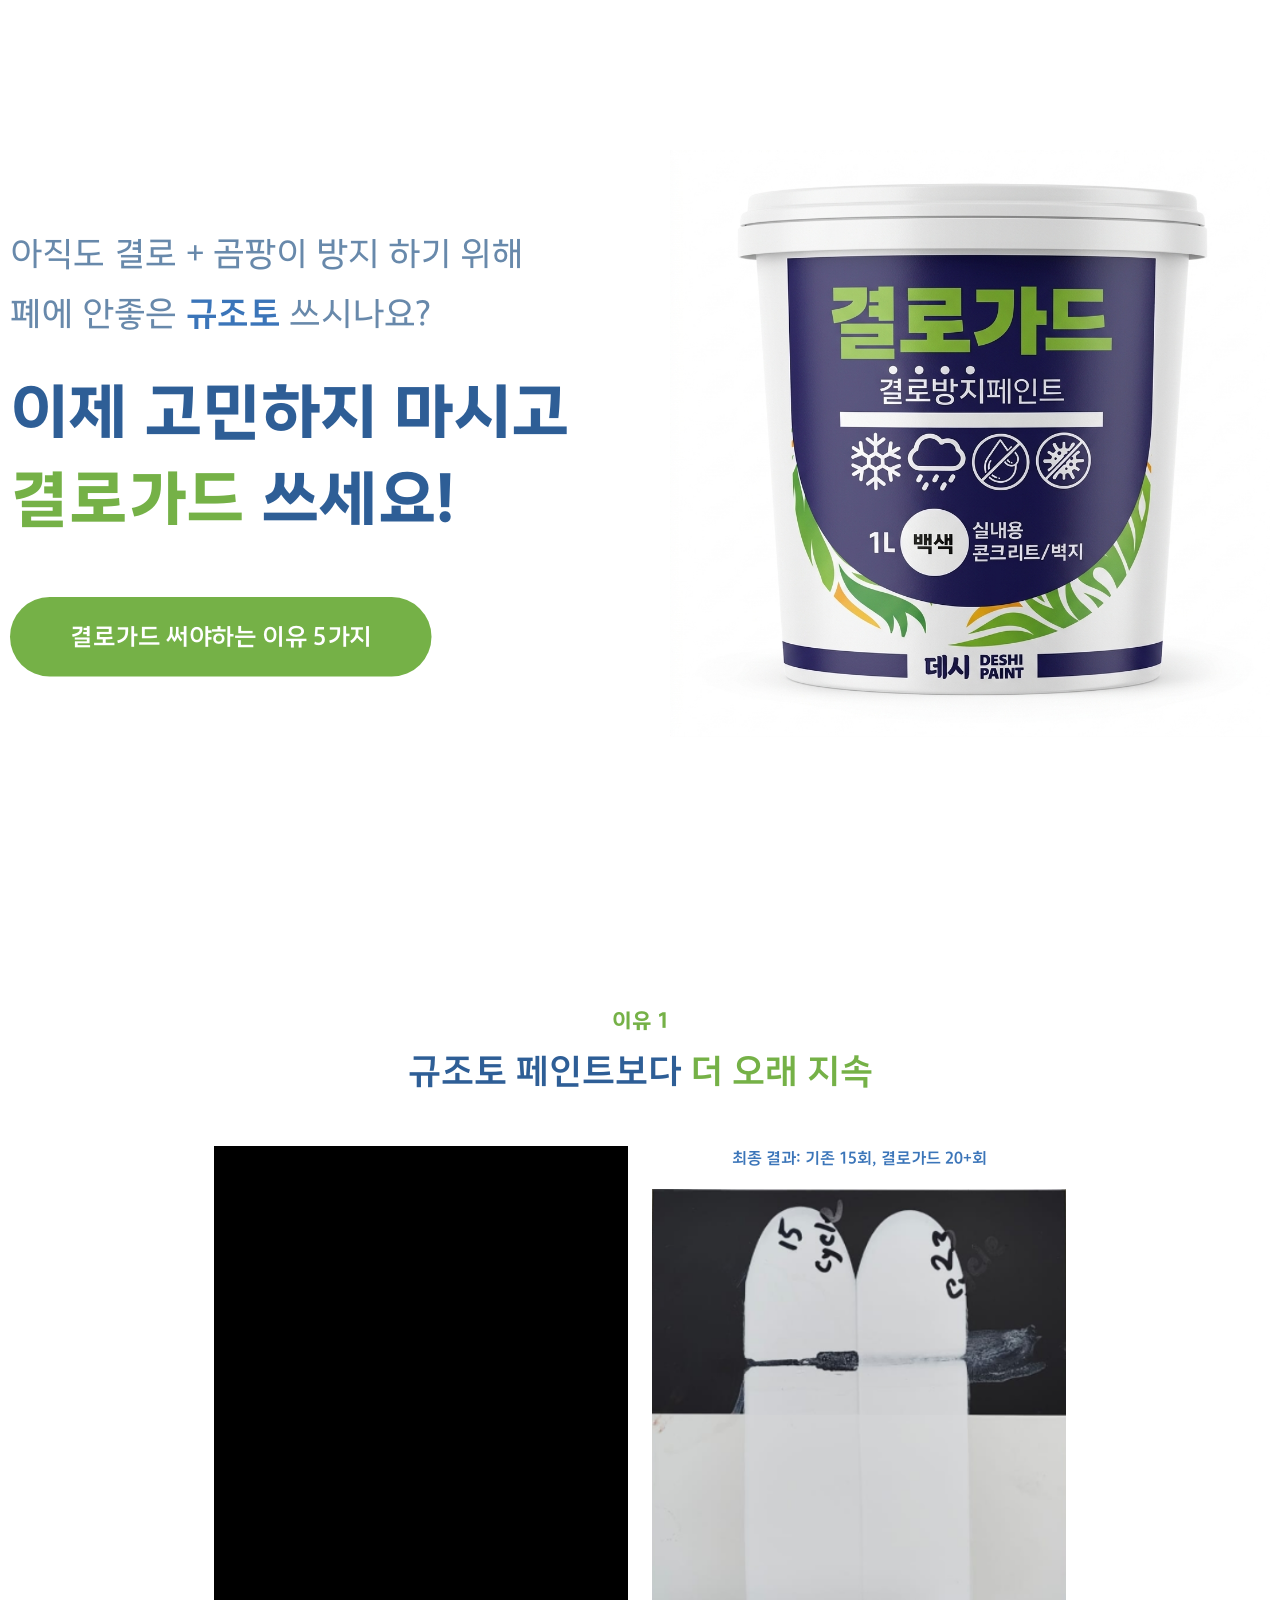
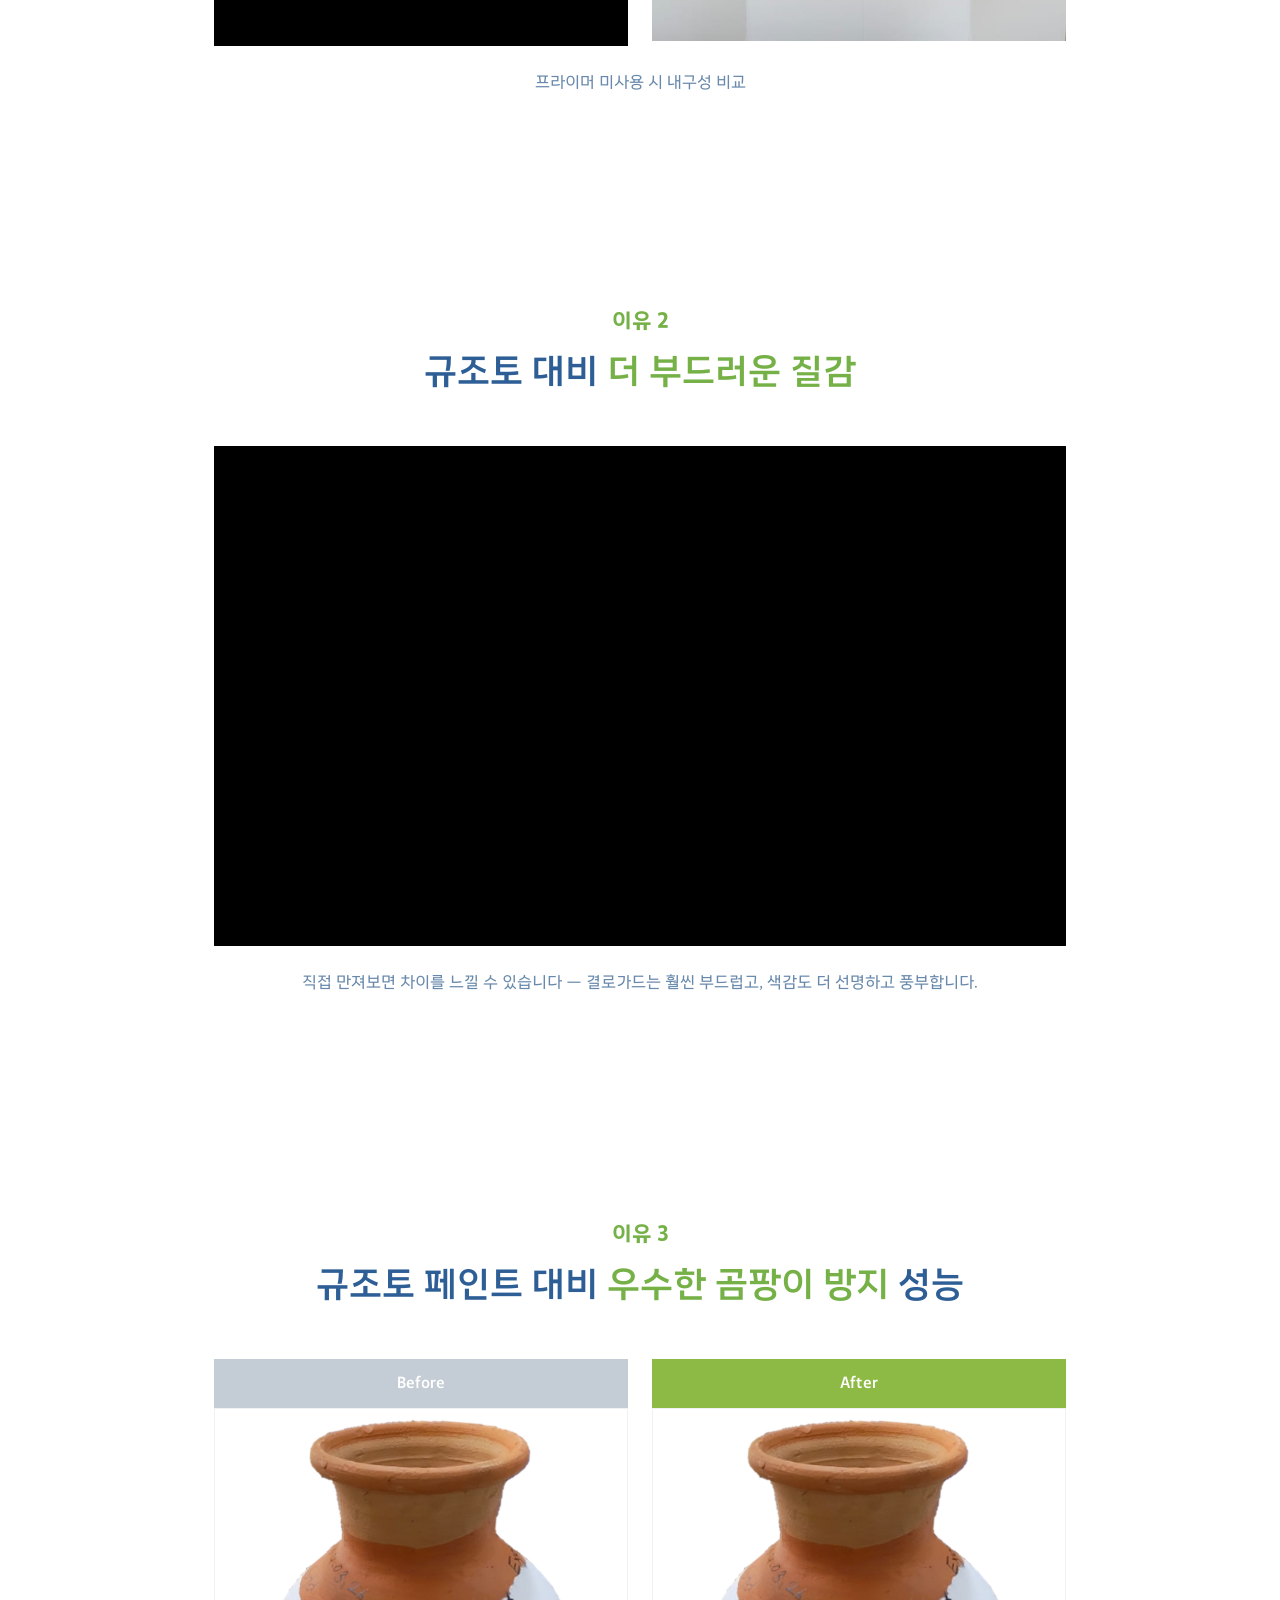
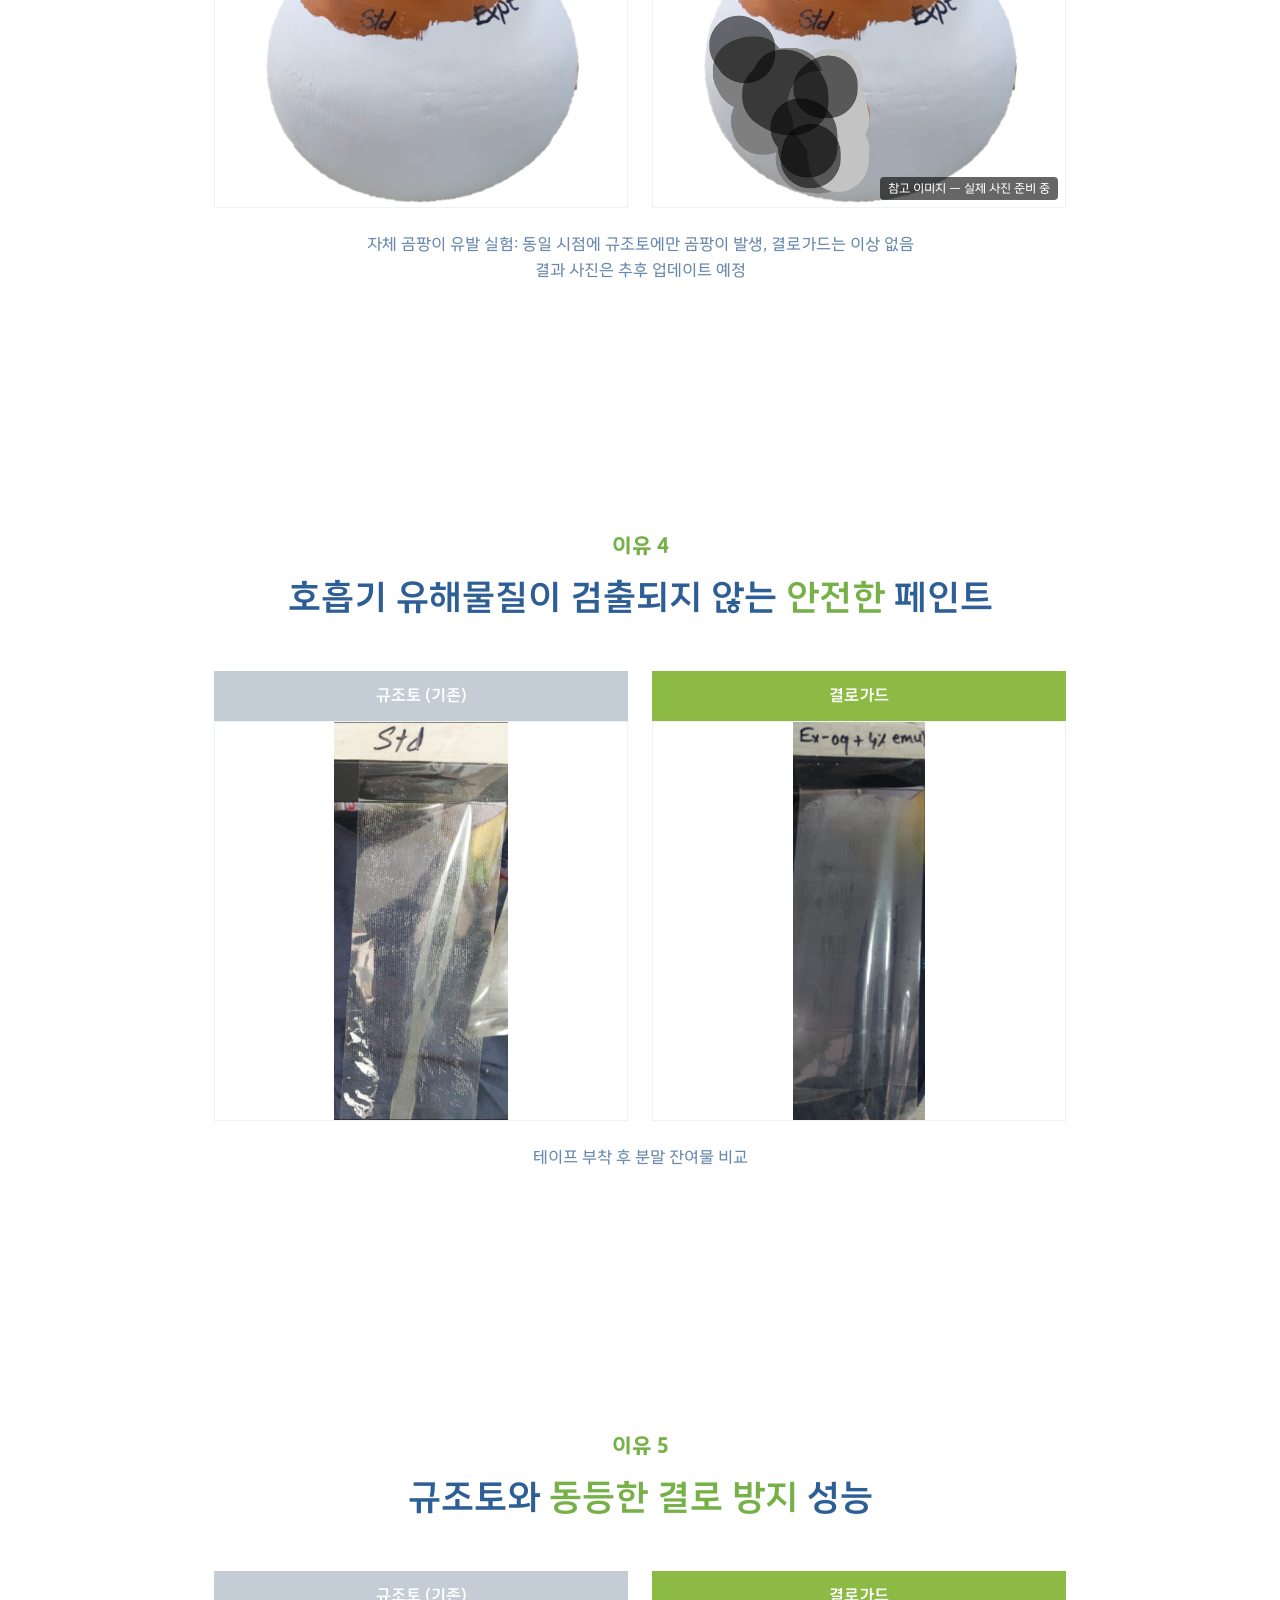
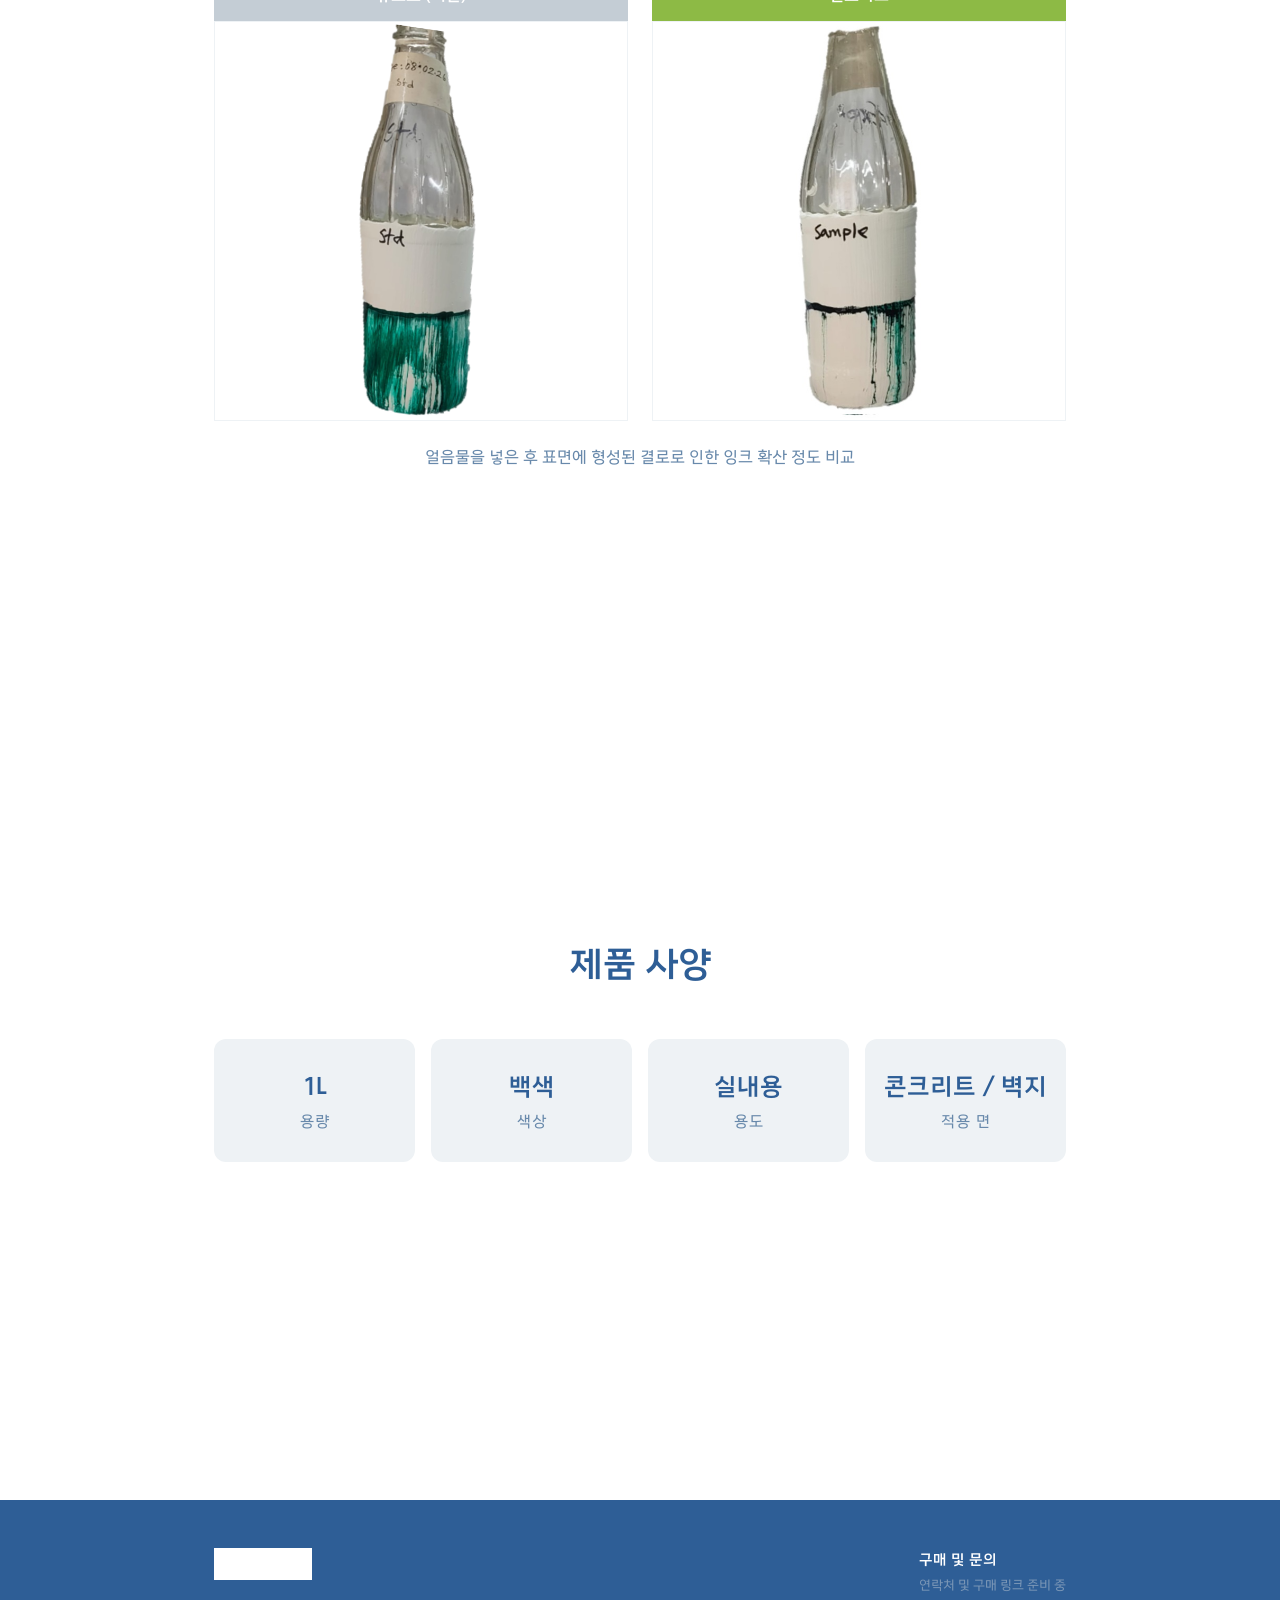
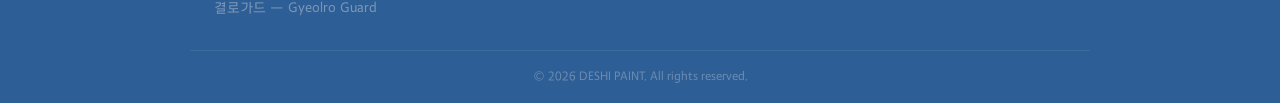
<file: index.html>
<!DOCTYPE html>
<html lang="ko">
<head>
  <meta charset="UTF-8">
  <meta name="viewport" content="width=device-width, initial-scale=1.0">
  <title>DESHI PAINT — 결로가드 Anti-Condensation Paint</title>
  <meta name="description" content="결로가드 by DESHI PAINT: 안전한 결로 및 곰팡이 방지 페인트">
  <link rel="stylesheet" href="css/style.css">
</head>
<body>

  <!-- Nav -->
  <nav class="nav">
    <div class="nav-inner">
      <a href="#hero" class="nav-brand"><img src="assets/logo.png" alt="DESHI PAINT" class="nav-logo"></a>
      <button class="nav-toggle" aria-label="Toggle menu">
        <span></span><span></span><span></span>
      </button>
      <ul class="nav-links">
        <li><a href="#condensation">결로 방지</a></li>
        <li><a href="#fungal">곰팡이 방지</a></li>
        <li><a href="#safety">안전성</a></li>
        <li><a href="#durability">내구성</a></li>
        <li><a href="#specs">제품 사양</a></li>
      </ul>
    </div>
  </nav>

  <!-- Hero -->
  <section id="hero" class="hero">
    <div class="container hero-grid">
      <div class="hero-text">
        <p class="hero-hook">아직도 결로 + 곰팡이 방지 하기 위해<br>폐에 안좋은 <strong class="text-red">규조토</strong> 쓰시나요?</p>
        <h1 class="hero-cta-text">이제 고민하지 마시고<br><span class="text-green">결로가드</span> 쓰세요!</h1>
        <a href="#durability" class="btn">결로가드 써야하는 이유 5가지</a>
      </div>
      <div class="hero-image">
        <img src="assets/can.png" alt="결로가드 제품 사진" class="hero-label">
      </div>
    </div>
  </section>

  <!-- Claim 1: Durability -->
  <section id="durability" class="claim-section">
    <div class="container">
      <p class="claim-label"><span class="claim-number">이유 1</span></p>
      <h2 class="claim-title">규조토 페인트보다 <span class="text-green">더 오래 지속</span></h2>
      <div class="evidence-side-by-side">
        <div class="evidence-left">
          <video class="evidence-video-player" autoplay loop muted playsinline>
            <source src="assets/wet-scrub-test.mp4" type="video/mp4">
          </video>
        </div>
        <div class="evidence-right">
          <p class="result-label">최종 결과: 기존 15회, 결로가드 20+회</p>
          <img src="assets/wet-scrub-result.png" alt="습식 스크럽 테스트 결과" class="result-img">
        </div>
      </div>
      <p class="claim-note">프라이머 미사용 시 내구성 비교</p>
    </div>
  </section>

  <!-- Claim 2: Smoother Texture -->
  <section id="texture" class="claim-section claim-section-alt">
    <div class="container">
      <p class="claim-label"><span class="claim-number">이유 2</span></p>
      <h2 class="claim-title">규조토 대비 <span class="text-green">더 부드러운 질감</span></h2>
      <div class="evidence-video">
        <video class="evidence-video-player" autoplay loop muted playsinline>
          <source src="assets/texture-test.mp4" type="video/mp4">
        </video>
      </div>
      <p class="claim-note">직접 만져보면 차이를 느낄 수 있습니다 — 결로가드는 훨씬 부드럽고, 색감도 더 선명하고 풍부합니다.</p>
    </div>
  </section>

  <!-- Claim 3: Anti-Fungal -->
  <section id="fungal" class="claim-section">
    <div class="container">
      <p class="claim-label"><span class="claim-number">이유 3</span></p>
      <h2 class="claim-title">규조토 페인트 대비 <span class="text-green">우수한 곰팡이 방지</span> 성능</h2>
      <div class="before-after">
        <div class="ba-side">
          <div class="comparison-tag tag-gray">Before</div>
          <img src="assets/Fungal_test_start.png" alt="곰팡이 테스트 전" class="ba-img">
        </div>
        <div class="ba-side">
          <div class="comparison-tag tag-green">After</div>
          <div class="ba-img-wrapper">
            <img src="assets/Fungal_test_end.png" alt="곰팡이 테스트 후" class="ba-img">
            <span class="reference-label">참고 이미지 — 실제 사진 준비 중</span>
          </div>
        </div>
      </div>
      <p class="claim-note">자체 곰팡이 유발 실험: 동일 시점에 규조토에만 곰팡이 발생, 결로가드는 이상 없음<br>결과 사진은 추후 업데이트 예정</p>
    </div>
  </section>

  <!-- Claim 4: Safety -->
  <section id="safety" class="claim-section claim-section-alt">
    <div class="container">
      <p class="claim-label"><span class="claim-number">이유 4</span></p>
      <h2 class="claim-title">호흡기 유해물질이 검출되지 않는 <span class="text-green">안전한</span> 페인트</h2>
      <div class="before-after">
        <div class="ba-side">
          <div class="comparison-tag tag-gray">규조토 (기존)</div>
          <img src="assets/tape-competitor.png" alt="규조토 테이프 테스트 - 분말 잔여물" class="ba-img">
        </div>
        <div class="ba-side">
          <div class="comparison-tag tag-green">결로가드</div>
          <img src="assets/tape-gyeolroguard.png" alt="결로가드 테이프 테스트 - 깨끗" class="ba-img">
        </div>
      </div>
      <p class="claim-note">테이프 부착 후 분말 잔여물 비교</p>
    </div>
  </section>

  <!-- Claim 5: Anti-Condensation -->
  <section id="condensation" class="claim-section">
    <div class="container">
      <p class="claim-label"><span class="claim-number">이유 5</span></p>
      <h2 class="claim-title">규조토와 <span class="text-green">동등한 결로 방지</span> 성능</h2>
      <div class="before-after">
        <div class="ba-side">
          <div class="comparison-tag tag-gray">규조토 (기존)</div>
          <img src="assets/condensation-competitor.png" alt="규조토 결로 테스트 결과" class="ba-img">
        </div>
        <div class="ba-side">
          <div class="comparison-tag tag-green">결로가드</div>
          <img src="assets/condensation-gyeolroguard.jpg" alt="결로가드 결로 테스트 결과" class="ba-img">
        </div>
      </div>
      <p class="claim-note">얼음물을 넣은 후 표면에 형성된 결로로 인한 잉크 확산 정도 비교</p>
    </div>
  </section>

  <!-- Specs -->
  <section id="specs" class="specs-section">
    <div class="container">
      <h2 class="claim-title" style="text-align:center;">제품 사양</h2>
      <div class="specs-grid">
        <div class="spec-card">
          <div class="spec-value">1L</div>
          <div class="spec-label">용량</div>
        </div>
        <div class="spec-card">
          <div class="spec-value">백색</div>
          <div class="spec-label">색상</div>
        </div>
        <div class="spec-card">
          <div class="spec-value">실내용</div>
          <div class="spec-label">용도</div>
        </div>
        <div class="spec-card">
          <div class="spec-value">콘크리트 / 벽지</div>
          <div class="spec-label">적용 면</div>
        </div>
      </div>
    </div>
  </section>

  <!-- Footer -->
  <footer class="footer">
    <div class="container footer-inner">
      <div>
        <img src="assets/logo.png" alt="DESHI PAINT" class="footer-logo-img">
        <p class="footer-sub">결로가드 — Gyeolro Guard</p>
      </div>
      <div>
        <p class="footer-contact">구매 및 문의</p>
        <p class="footer-placeholder">연락처 및 구매 링크 준비 중</p>
      </div>
    </div>
    <div class="footer-bottom">
      <p>&copy; 2026 DESHI PAINT. All rights reserved.</p>
    </div>
  </footer>

  <script src="js/main.js"></script>
</body>
</html>
</file>
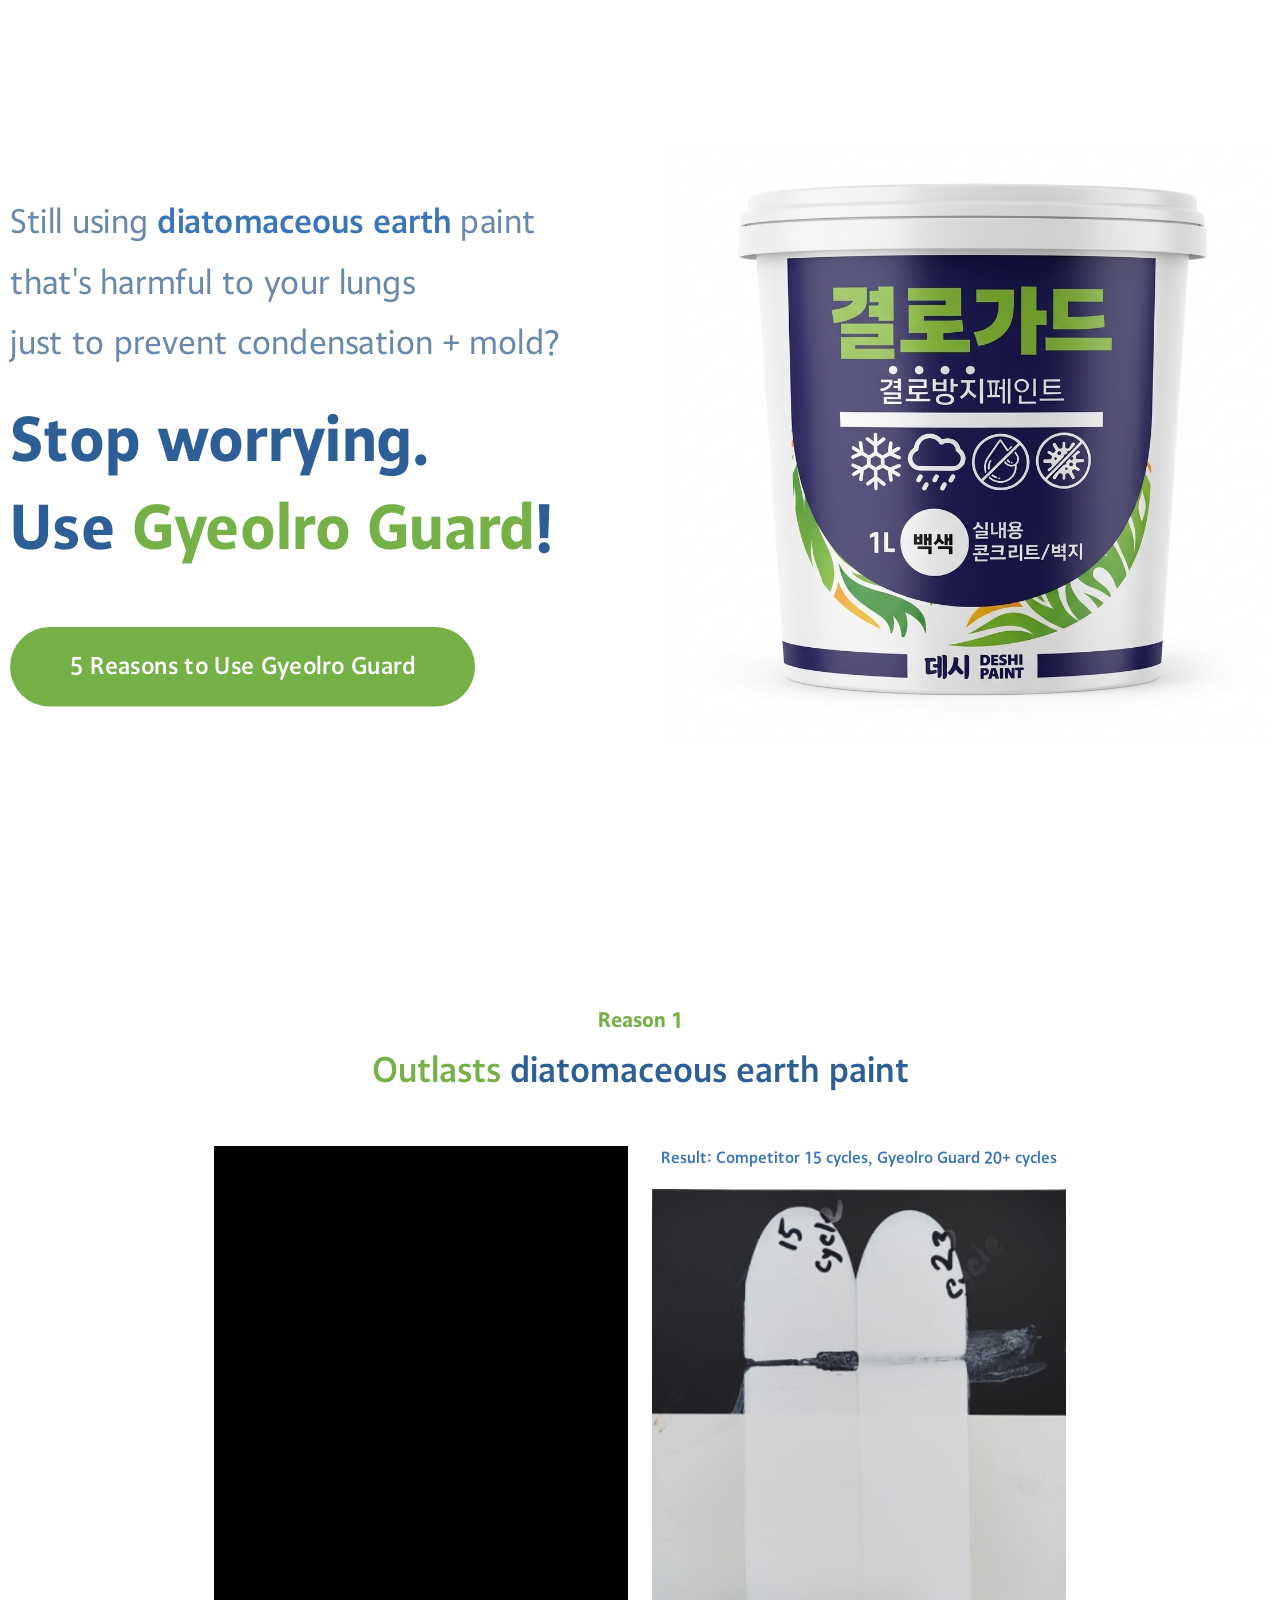
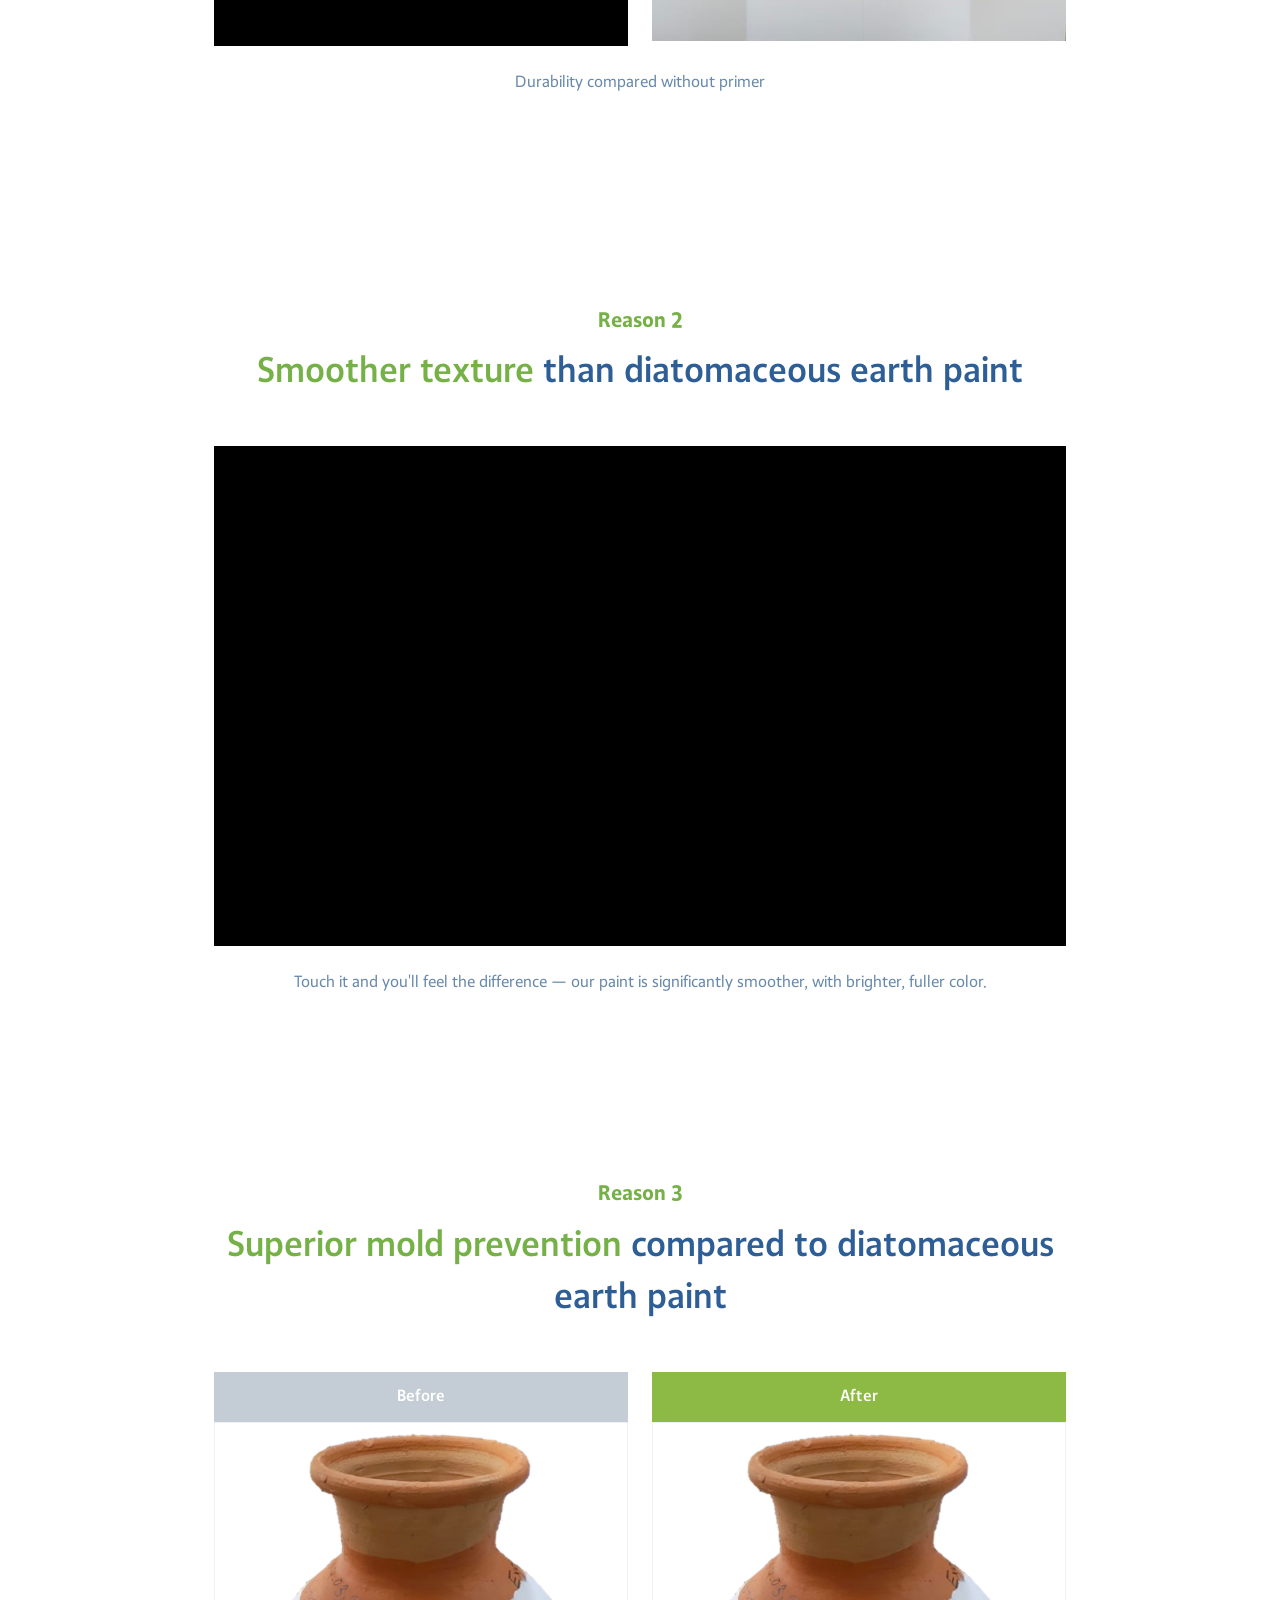
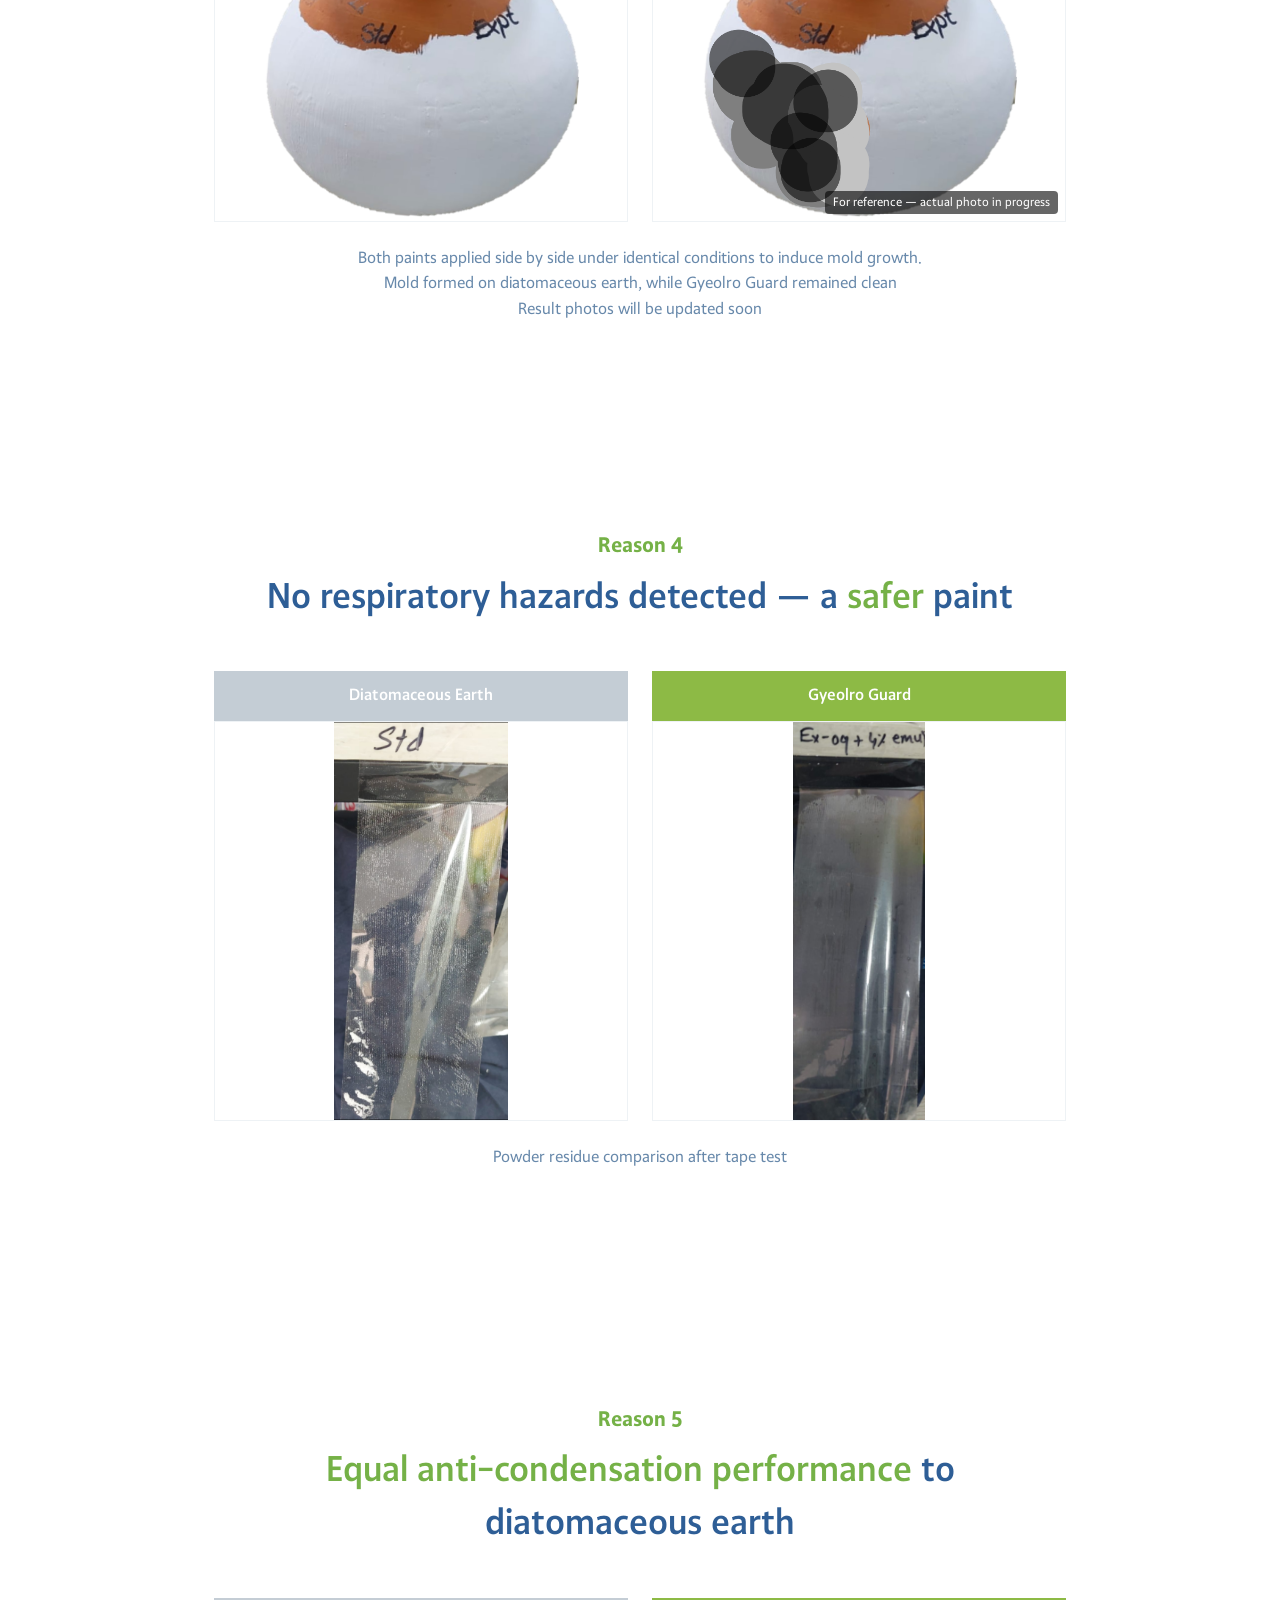
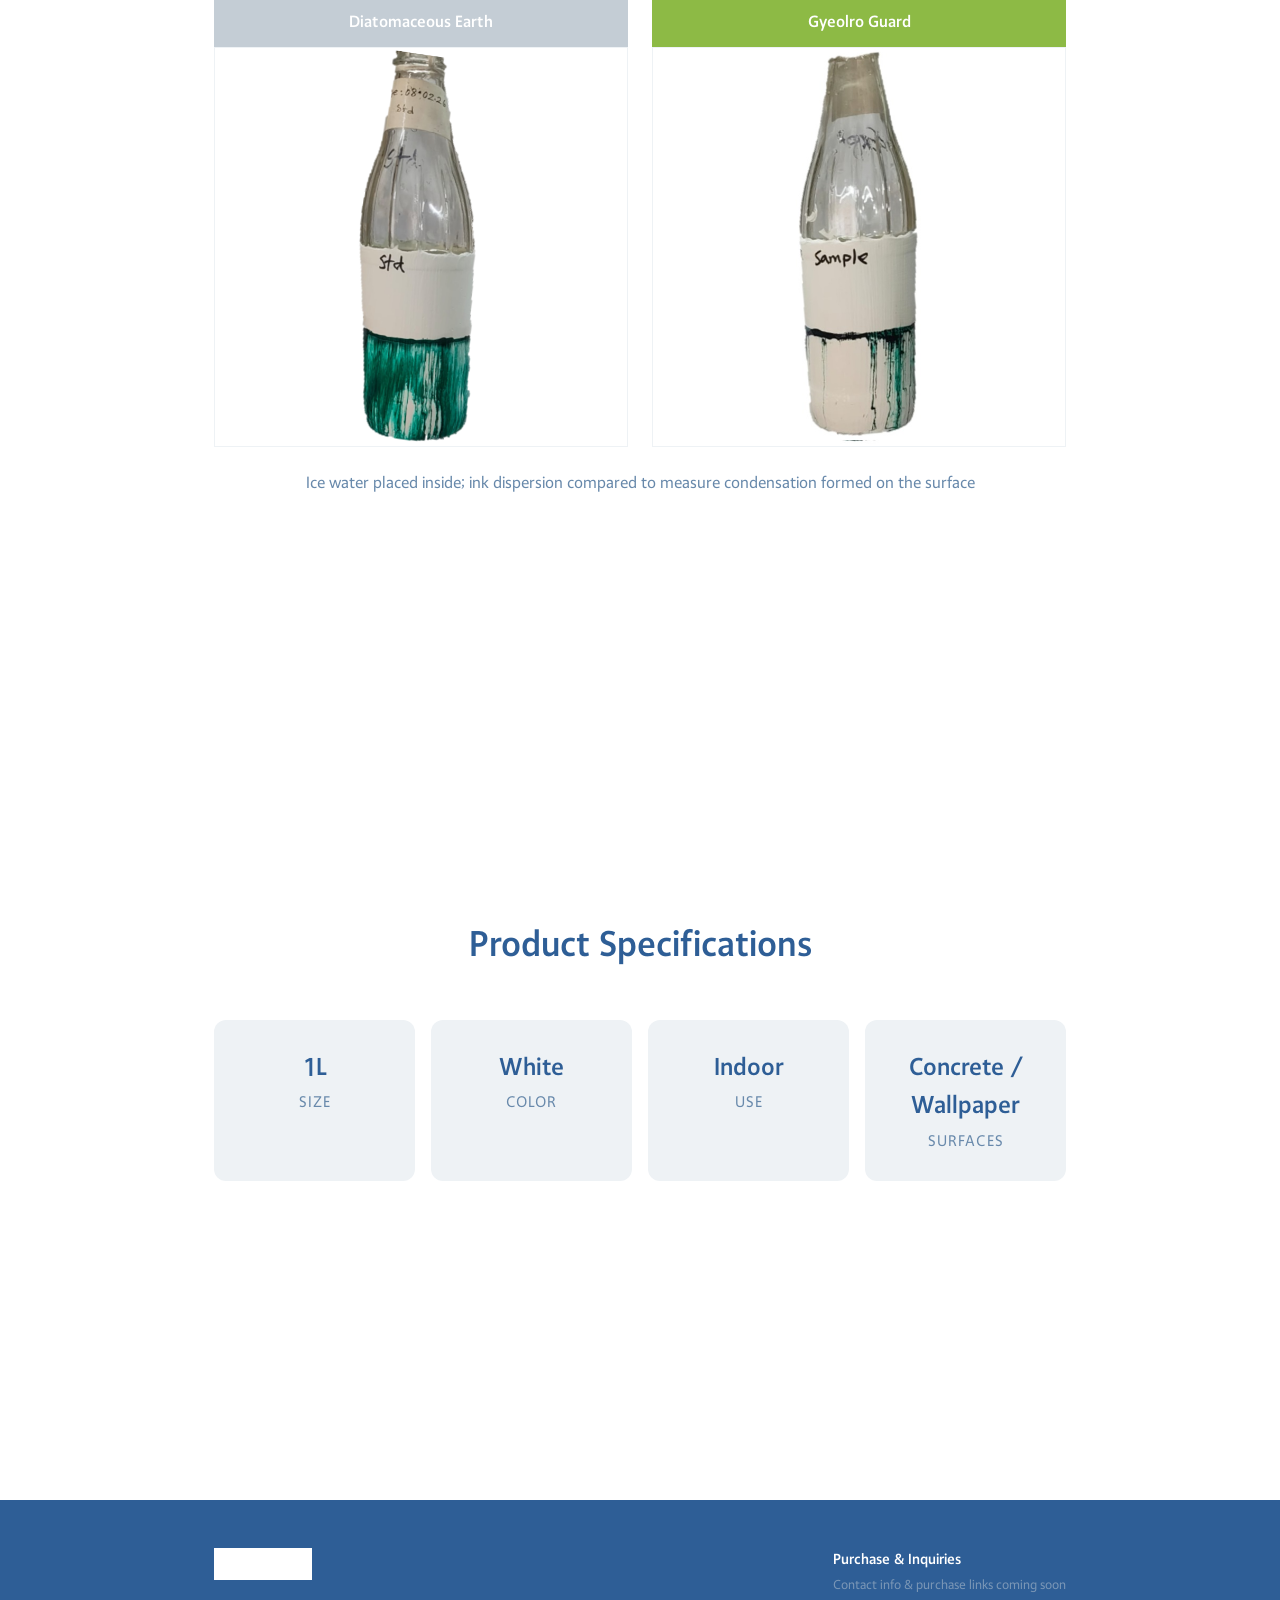
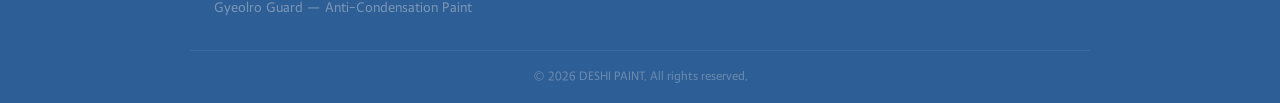
<file: en.html>
<!DOCTYPE html>
<html lang="en">
<head>
  <meta charset="UTF-8">
  <meta name="viewport" content="width=device-width, initial-scale=1.0">
  <title>DESHI PAINT — Gyeolro Guard Anti-Condensation Paint</title>
  <meta name="description" content="Gyeolro Guard by DESHI PAINT: safe anti-condensation and anti-fungal paint">
  <link rel="stylesheet" href="css/style.css">
</head>
<body>

  <!-- Nav -->
  <nav class="nav">
    <div class="nav-inner">
      <a href="#hero" class="nav-brand"><img src="assets/logo.png" alt="DESHI PAINT" class="nav-logo"></a>
      <button class="nav-toggle" aria-label="Toggle menu">
        <span></span><span></span><span></span>
      </button>
      <ul class="nav-links">
        <li><a href="#condensation">Anti-Condensation</a></li>
        <li><a href="#fungal">Anti-Fungal</a></li>
        <li><a href="#safety">Safety</a></li>
        <li><a href="#durability">Durability</a></li>
        <li><a href="#specs">Specs</a></li>
      </ul>
    </div>
  </nav>

  <!-- Hero -->
  <section id="hero" class="hero">
    <div class="container hero-grid">
      <div class="hero-text">
        <p class="hero-hook">Still using <strong class="text-red">diatomaceous earth</strong> paint<br>that's harmful to your lungs<br>just to prevent condensation + mold?</p>
        <h1 class="hero-cta-text">Stop worrying.<br>Use <span class="text-green">Gyeolro Guard</span>!</h1>
        <a href="#durability" class="btn">5 Reasons to Use Gyeolro Guard</a>
      </div>
      <div class="hero-image">
        <img src="assets/can.png" alt="Gyeolro Guard product photo" class="hero-label">
      </div>
    </div>
  </section>

  <!-- Claim 1: Durability -->
  <section id="durability" class="claim-section">
    <div class="container">
      <p class="claim-label"><span class="claim-number">Reason 1</span></p>
      <h2 class="claim-title"><span class="text-green">Outlasts</span> diatomaceous earth paint</h2>
      <div class="evidence-side-by-side">
        <div class="evidence-left">
          <video class="evidence-video-player" autoplay loop muted playsinline>
            <source src="assets/wet-scrub-test.mp4" type="video/mp4">
          </video>
        </div>
        <div class="evidence-right">
          <p class="result-label">Result: Competitor 15 cycles, Gyeolro Guard 20+ cycles</p>
          <img src="assets/wet-scrub-result.png" alt="Wet scrub test result" class="result-img">
        </div>
      </div>
      <p class="claim-note">Durability compared without primer</p>
    </div>
  </section>

  <!-- Claim 2: Smoother Texture -->
  <section id="texture" class="claim-section claim-section-alt">
    <div class="container">
      <p class="claim-label"><span class="claim-number">Reason 2</span></p>
      <h2 class="claim-title"><span class="text-green">Smoother texture</span> than diatomaceous earth paint</h2>
      <div class="evidence-video">
        <video class="evidence-video-player" autoplay loop muted playsinline>
          <source src="assets/texture-test.mp4" type="video/mp4">
        </video>
      </div>
      <p class="claim-note">Touch it and you'll feel the difference — our paint is significantly smoother, with brighter, fuller color.</p>
    </div>
  </section>

  <!-- Claim 3: Anti-Fungal -->
  <section id="fungal" class="claim-section">
    <div class="container">
      <p class="claim-label"><span class="claim-number">Reason 3</span></p>
      <h2 class="claim-title"><span class="text-green">Superior mold prevention</span> compared to diatomaceous earth paint</h2>
      <div class="before-after">
        <div class="ba-side">
          <div class="comparison-tag tag-gray">Before</div>
          <img src="assets/Fungal_test_start.png" alt="Before fungal test" class="ba-img">
        </div>
        <div class="ba-side">
          <div class="comparison-tag tag-green">After</div>
          <div class="ba-img-wrapper">
            <img src="assets/Fungal_test_end.png" alt="After fungal test" class="ba-img">
            <span class="reference-label">For reference — actual photo in progress</span>
          </div>
        </div>
      </div>
      <p class="claim-note">Both paints applied side by side under identical conditions to induce mold growth.<br>Mold formed on diatomaceous earth, while Gyeolro Guard remained clean<br>Result photos will be updated soon</p>
    </div>
  </section>

  <!-- Claim 4: Safety -->
  <section id="safety" class="claim-section claim-section-alt">
    <div class="container">
      <p class="claim-label"><span class="claim-number">Reason 4</span></p>
      <h2 class="claim-title">No respiratory hazards detected — a <span class="text-green">safer</span> paint</h2>
      <div class="before-after">
        <div class="ba-side">
          <div class="comparison-tag tag-gray">Diatomaceous Earth</div>
          <img src="assets/tape-competitor.png" alt="Competitor tape test - powder residue" class="ba-img">
        </div>
        <div class="ba-side">
          <div class="comparison-tag tag-green">Gyeolro Guard</div>
          <img src="assets/tape-gyeolroguard.png" alt="Gyeolro Guard tape test - clean" class="ba-img">
        </div>
      </div>
      <p class="claim-note">Powder residue comparison after tape test</p>
    </div>
  </section>

  <!-- Claim 5: Anti-Condensation -->
  <section id="condensation" class="claim-section">
    <div class="container">
      <p class="claim-label"><span class="claim-number">Reason 5</span></p>
      <h2 class="claim-title"><span class="text-green">Equal anti-condensation performance</span> to diatomaceous earth</h2>
      <div class="before-after">
        <div class="ba-side">
          <div class="comparison-tag tag-gray">Diatomaceous Earth</div>
          <img src="assets/condensation-competitor.png" alt="Competitor condensation test result" class="ba-img">
        </div>
        <div class="ba-side">
          <div class="comparison-tag tag-green">Gyeolro Guard</div>
          <img src="assets/condensation-gyeolroguard.jpg" alt="Gyeolro Guard condensation test result" class="ba-img">
        </div>
      </div>
      <p class="claim-note">Ice water placed inside; ink dispersion compared to measure condensation formed on the surface</p>
    </div>
  </section>

  <!-- Specs -->
  <section id="specs" class="specs-section">
    <div class="container">
      <h2 class="claim-title" style="text-align:center;">Product Specifications</h2>
      <div class="specs-grid">
        <div class="spec-card">
          <div class="spec-value">1L</div>
          <div class="spec-label">Size</div>
        </div>
        <div class="spec-card">
          <div class="spec-value">White</div>
          <div class="spec-label">Color</div>
        </div>
        <div class="spec-card">
          <div class="spec-value">Indoor</div>
          <div class="spec-label">Use</div>
        </div>
        <div class="spec-card">
          <div class="spec-value">Concrete / Wallpaper</div>
          <div class="spec-label">Surfaces</div>
        </div>
      </div>
    </div>
  </section>

  <!-- Footer -->
  <footer class="footer">
    <div class="container footer-inner">
      <div>
        <img src="assets/logo.png" alt="DESHI PAINT" class="footer-logo-img">
        <p class="footer-sub">Gyeolro Guard — Anti-Condensation Paint</p>
      </div>
      <div>
        <p class="footer-contact">Purchase &amp; Inquiries</p>
        <p class="footer-placeholder">Contact info &amp; purchase links coming soon</p>
      </div>
    </div>
    <div class="footer-bottom">
      <p>&copy; 2026 DESHI PAINT. All rights reserved.</p>
    </div>
  </footer>

  <script src="js/main.js"></script>
</body>
</html>
</file>
<file: css/style.css>
/* === Fonts === */
@font-face {
  font-family: 'SeoulAlrim';
  src: url('../assets/fonts/SeoulAlrim-Medium.otf') format('opentype');
  font-weight: 500;
  font-style: normal;
}

@font-face {
  font-family: 'SeoulAlrim';
  src: url('../assets/fonts/SeoulAlrim-Bold.otf') format('opentype');
  font-weight: 700;
  font-style: normal;
}

@font-face {
  font-family: 'SeoulAlrim';
  src: url('../assets/fonts/SeoulAlrim-ExtraBold.otf') format('opentype');
  font-weight: 800;
  font-style: normal;
}

@font-face {
  font-family: 'SeoulAlrim';
  src: url('../assets/fonts/SeoulAlrim-Heavy.otf') format('opentype');
  font-weight: 900;
  font-style: normal;
}

/* === Reset === */
*, *::before, *::after {
  margin: 0;
  padding: 0;
  box-sizing: border-box;
}

:root {
  --blue: #3B75B9;
  --blue-dark: #2E5E96;
  --green: #75B147;
  --green-light: #8DBA45;
  --gold: #EBB942;
  --white: #FFFFFF;
  --bg-alt: #FFFFFF;
  --gray-100: #EEF2F5;
  --gray-300: #C4CDD5;
  --gray-500: #6889AB;
  --gray-800: #3B75B9;
  --gray-900: #2E5E96;
  --radius: 12px;
  --shadow: 0 2px 12px rgba(0,0,0,0.06);
}

html {
  scroll-snap-type: y mandatory;
}

body {
  font-family: 'SeoulAlrim', -apple-system, BlinkMacSystemFont, 'Segoe UI', Roboto, sans-serif;
  color: var(--gray-800);
  background: var(--white);
  line-height: 1.6;
  -webkit-font-smoothing: antialiased;
}

.container {
  max-width: 900px;
  margin: 0 auto;
  padding: 0 24px;
}

/* === Nav === */
.nav {
  position: fixed;
  top: 0;
  left: 0;
  right: 0;
  z-index: 100;
  background: rgba(255,255,255,0.95);
  backdrop-filter: blur(12px);
  border-bottom: 1px solid var(--gray-100);
  display: none;
}

.nav.visible {
  display: block;
  box-shadow: var(--shadow);
}

.nav-inner {
  max-width: 960px;
  margin: 0 auto;
  padding: 0 24px;
  display: flex;
  align-items: center;
  justify-content: space-between;
  height: 56px;
}

.nav-brand {
  text-decoration: none;
  display: flex;
  align-items: center;
}

.nav-logo {
  height: 28px;
  width: auto;
}

.nav-links {
  display: flex;
  list-style: none;
  gap: 28px;
}

.nav-links a {
  text-decoration: none;
  color: var(--gray-500);
  font-size: 0.85rem;
  font-weight: 500;
  transition: color 0.2s;
}

.nav-links a:hover {
  color: var(--green);
}

.nav-toggle {
  display: none;
  background: none;
  border: none;
  cursor: pointer;
  flex-direction: column;
  gap: 5px;
  padding: 4px;
}

.nav-toggle span {
  display: block;
  width: 22px;
  height: 2px;
  background: var(--gray-800);
  border-radius: 2px;
}

/* === Hero === */
.hero {
  height: 100vh;
  display: flex;
  align-items: center;
  justify-content: center;
  padding: 0;
  background: var(--white);
  scroll-snap-align: start;
  overflow: hidden;
}

.hero > .container {
  transform: scale(1.5);
  transform-origin: center center;
}

.hero-grid {
  display: grid;
  grid-template-columns: 1fr 1fr;
  gap: 40px;
  align-items: center;
}

.hero-text {
  text-align: left;
}

.hero-image {
  text-align: center;
}

.hero-label {
  max-width: 400px;
  width: 100%;
}

.hero-hook {
  font-size: 1.4rem;
  color: var(--gray-500);
  line-height: 1.8;
  margin-bottom: 16px;
}

.hero-hook strong {
  color: var(--gray-800);
}

.hero-cta-text {
  font-size: 2.6rem;
  font-weight: 800;
  color: var(--gray-900);
  line-height: 1.4;
  margin-bottom: 36px;
}

.text-green {
  color: var(--green);
}

.text-blue {
  color: var(--blue);
}

.text-gold {
  color: var(--gold);
}

.text-red {
  color: #D94040;
}

.btn {
  display: inline-block;
  padding: 14px 40px;
  background: var(--green);
  color: var(--white);
  border-radius: 50px;
  font-size: 1rem;
  font-weight: 600;
  text-decoration: none;
  transition: all 0.2s;
  border: none;
  cursor: pointer;
}

.btn:hover {
  background: var(--green-light);
  transform: translateY(-1px);
  box-shadow: 0 4px 16px rgba(117,177,71,0.3);
}

/* === Claim Sections === */
.claim-section {
  min-height: 100vh;
  display: flex;
  align-items: center;
  padding: 60px 0;
  text-align: center;
  scroll-snap-align: start;
}

.claim-section-alt {
  background: var(--white);
}

.claim-section > .container {
  width: 100%;
}

.claim-number {
  display: block;
  font-weight: 800;
  font-size: 1.3rem;
  color: var(--green);
  margin-bottom: 8px;
}

.claim-label {
  font-size: 1.1rem;
  color: var(--gray-500);
  margin-bottom: 8px;
}

.claim-title {
  font-size: 2.2rem;
  font-weight: 700;
  color: var(--gray-900);
  line-height: 1.5;
  margin-bottom: 48px;
}

.claim-note {
  margin-top: 24px;
  font-size: 1rem;
  color: var(--gray-500);
}

/* === Evidence Layout === */
.evidence-layout {
  display: flex;
  flex-direction: row;
  gap: 24px;
  max-width: 900px;
  margin: 0 auto;
}

.evidence-video {
  flex: 1.5;
  min-width: 0;
  max-width: 900px;
  margin: 0 auto;
}

.evidence-video .evidence-video-player {
  height: 500px;
  object-fit: cover;
}

.evidence-vs {
  flex: 1;
  display: flex;
  flex-direction: column;
  min-width: 0;
}

.vs-card {
  flex: 1;
  display: flex;
  flex-direction: column;
}

/* === Before/After Layout === */
.before-after {
  display: flex;
  gap: 24px;
  max-width: 900px;
  margin: 0 auto;
}

.ba-side {
  flex: 1;
  display: flex;
  flex-direction: column;
}

.media-placeholder-ba {
  min-height: 300px;
}

.ba-img {
  width: 100%;
  height: 400px;
  object-fit: contain;
  display: block;
  background: var(--white);
  border: 1px solid var(--gray-100);
}

.vs-badge {
  padding: 10px 0;
  text-align: center;
  font-size: 1.4rem;
  font-weight: 700;
  color: var(--gray-500);
  background: var(--white);
}

.comparison-tag {
  padding: 12px 0;
  font-size: 1rem;
  font-weight: 600;
  text-align: center;
}

.tag-gray {
  background: var(--gray-300);
  color: var(--white);
}

.tag-green {
  background: var(--green-light);
  color: var(--white);
}

.ba-img-wrapper {
  position: relative;
  display: inline-block;
  width: 100%;
}

.reference-label {
  position: absolute;
  bottom: 8px;
  right: 8px;
  background: rgba(0, 0, 0, 0.6);
  color: #fff;
  font-size: 0.75rem;
  padding: 2px 8px;
  border-radius: 4px;
}

/* === Media Placeholders === */
.media-placeholder {
  flex: 1;
  display: flex;
  flex-direction: column;
  align-items: center;
  justify-content: center;
  background: var(--gray-100);
  color: var(--gray-500);
  border: 1px solid var(--gray-100);
}

.media-placeholder-video {
  min-height: 400px;
}

.media-placeholder-sm {
  min-height: 0;
}

.placeholder-img {
  height: 400px;
  display: flex;
  align-items: center;
  justify-content: center;
  background: var(--gray-100);
  color: var(--gray-500);
  font-size: 1rem;
  border: 1px solid var(--gray-100);
}

.evidence-video-player {
  width: 100%;
  display: block;
  background: #000;
}

/* === Side by Side Video + Result === */
.evidence-side-by-side {
  display: grid;
  grid-template-columns: 1fr 1fr;
  gap: 24px;
  max-width: 900px;
  margin: 0 auto;
  height: 500px;
}

.evidence-left {
  overflow: hidden;
}

.evidence-left video {
  width: 100%;
  height: 100%;
  object-fit: cover;
}

.evidence-right {
  display: flex;
  flex-direction: column;
  text-align: center;
}

.evidence-right .result-label {
  flex-shrink: 0;
}

.evidence-right .result-img {
  flex: 1;
  width: 100%;
  object-fit: contain;
  min-height: 0;
}

.result-label {
  font-size: 1rem;
  font-weight: 700;
  color: var(--blue);
  margin-bottom: 12px;
}

.result-img {
  width: 100%;
  max-width: 500px;
  height: auto;
  display: inline-block;
}

.media-icon {
  font-size: 2rem;
  margin-bottom: 8px;
}

.media-placeholder p {
  font-size: 0.9rem;
  font-weight: 500;
}

/* === Specs === */
.specs-section {
  min-height: 100vh;
  display: flex;
  align-items: center;
  padding: 60px 0;
  background: var(--white);
  scroll-snap-align: start;
}

.specs-section > .container {
  width: 100%;
}

.specs-grid {
  display: grid;
  grid-template-columns: repeat(4, 1fr);
  gap: 16px;
  margin-top: 40px;
}

.spec-card {
  text-align: center;
  padding: 28px 16px;
  background: var(--gray-100);
  border-radius: var(--radius);
}

.spec-value {
  font-size: 1.5rem;
  font-weight: 700;
  color: var(--gray-900);
  margin-bottom: 4px;
}

.spec-label {
  font-size: 0.95rem;
  color: var(--gray-500);
  text-transform: uppercase;
  letter-spacing: 1px;
}

/* === Footer === */
.footer {
  background: var(--gray-900);
  color: var(--gray-300);
  padding: 48px 0 0;
}

.footer-inner {
  display: flex;
  justify-content: space-between;
  padding-bottom: 32px;
  border-bottom: 1px solid rgba(255,255,255,0.08);
}

.footer-logo-img {
  height: 32px;
  width: auto;
  margin-bottom: 8px;
  filter: brightness(0) invert(1);
}

.footer-sub {
  font-size: 0.85rem;
  opacity: 0.5;
}

.footer-contact {
  font-weight: 600;
  color: var(--white);
  font-size: 0.9rem;
  margin-bottom: 4px;
}

.footer-placeholder {
  font-size: 0.8rem;
  opacity: 0.5;
}

.footer-bottom {
  padding: 16px 0;
  text-align: center;
}

.footer-bottom p {
  font-size: 0.75rem;
  opacity: 0.4;
}


/* === Responsive === */
@media (max-width: 768px) {
  .nav-links {
    display: none;
    position: absolute;
    top: 56px;
    left: 0;
    right: 0;
    background: var(--white);
    flex-direction: column;
    padding: 16px 24px;
    gap: 14px;
    border-bottom: 1px solid var(--gray-100);
    box-shadow: var(--shadow);
  }

  .nav-links.open {
    display: flex;
  }

  .nav-toggle {
    display: flex;
  }

  .hero {
    padding: 100px 0 60px;
    height: auto;
    min-height: 100vh;
  }

  .hero > .container {
    transform: none;
  }

  .hero-grid {
    grid-template-columns: 1fr;
    text-align: center;
    gap: 24px;
  }

  .hero-text {
    text-align: center;
    order: 2;
  }

  .hero-image {
    order: 1;
  }

  .hero-label {
    max-width: 300px;
  }

  .hero-hook {
    font-size: 1rem;
  }

  .hero-cta-text {
    font-size: 1.5rem;
  }

  .claim-section {
    padding: 64px 0;
    min-height: auto;
  }

  .claim-title {
    font-size: 1.35rem;
    margin-bottom: 24px;
  }

  .evidence-side-by-side {
    grid-template-columns: 1fr;
    height: auto;
  }

  .evidence-layout {
    flex-direction: column;
  }

  .media-placeholder-video {
    min-height: 260px;
  }

  .before-after {
    flex-direction: column;
    max-width: 100%;
  }

  .ba-img {
    height: 260px;
  }

  .media-placeholder-ba {
    min-height: 200px;
  }

  .specs-grid {
    grid-template-columns: repeat(2, 1fr);
  }

  .footer-inner {
    flex-direction: column;
    gap: 20px;
  }
}
</file>
